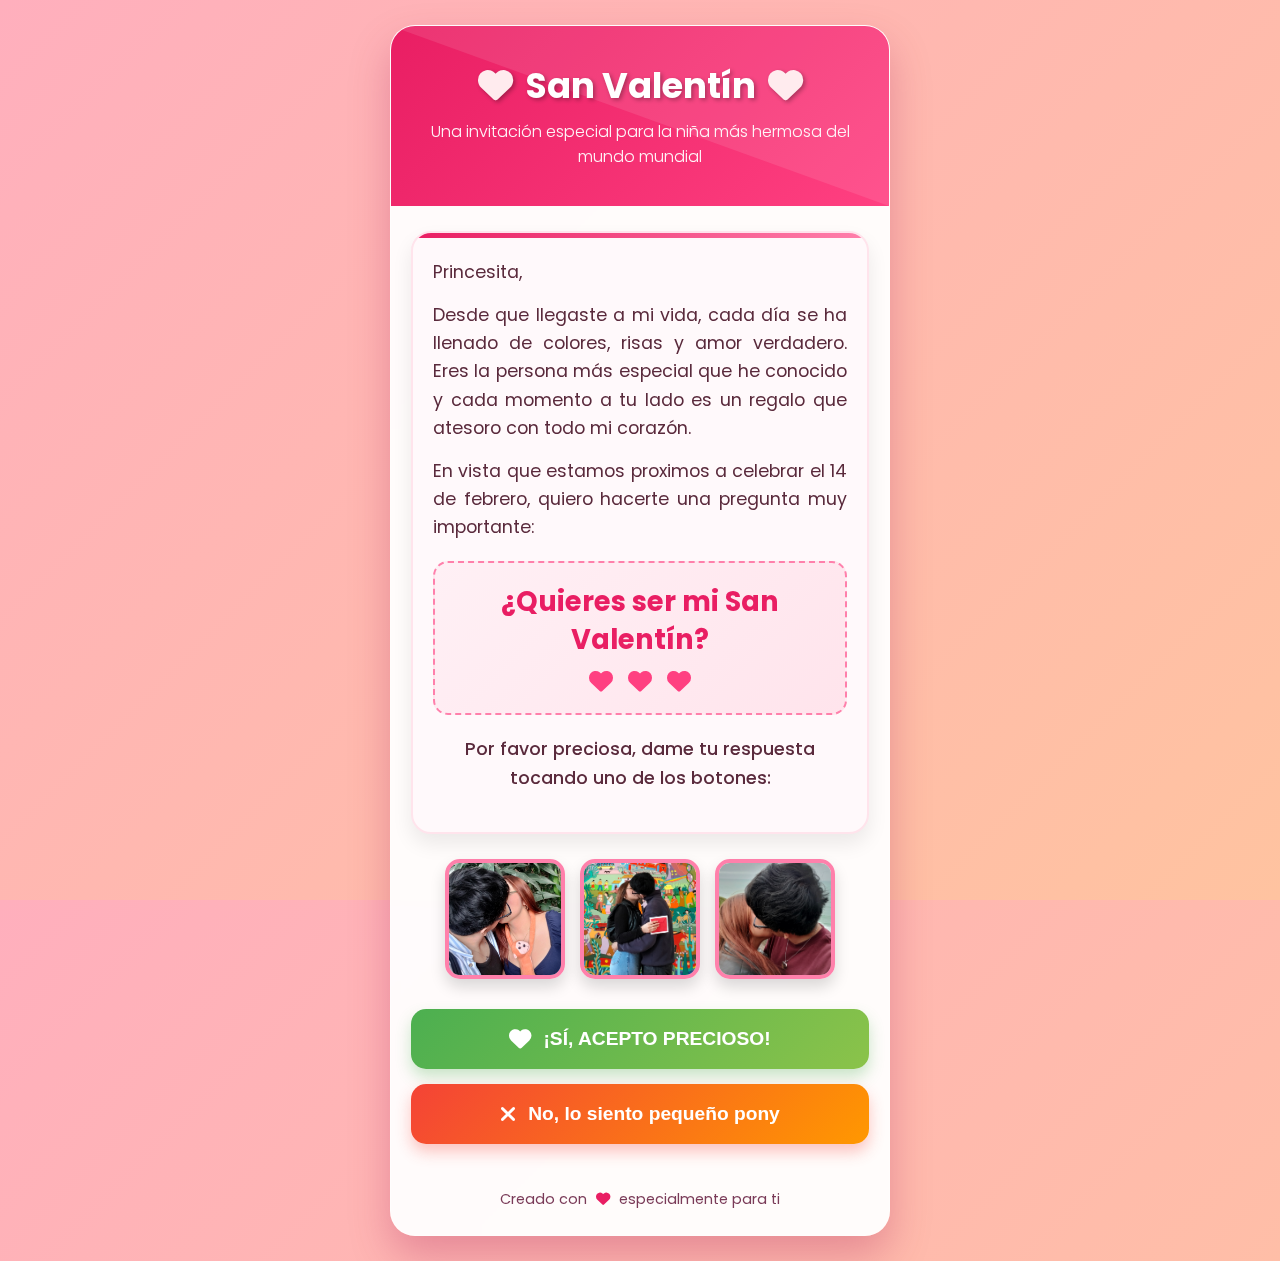
<file: index.html>
<!DOCTYPE html>
<html lang="es">
<head>
    <meta charset="UTF-8">
    <meta name="viewport" content="width=device-width, initial-scale=1.0, maximum-scale=1.0, user-scalable=no">
    <title>Para mi pequeñita</title>
    <link rel="icon" href="photos/co.png" type="image/x-icon">
    <link rel="stylesheet" href="https://cdnjs.cloudflare.com/ajax/libs/font-awesome/6.4.0/css/all.min.css">
    <link rel="stylesheet" href="styles.css">
    <link rel="preconnect" href="https://fonts.googleapis.com">
    <link rel="preconnect" href="https://fonts.gstatic.com" crossorigin>    
    <link href="https://fonts.googleapis.com/css2?family=Dancing+Script:wght@400;700&family=Poppins:wght@300;400;500;600&display=swap" rel="stylesheet">
</head>
<body>
    <div class="hearts-container" id="heartsContainer"></div>
    
    <div class="container">
        <div class="header">
            <div class="header-content">
                <h1><i class="fas fa-heart heart"></i> San Valentín <i class="fas fa-heart heart"></i></h1>
                <p>Una invitación especial para la niña más hermosa del mundo mundial</p>
            </div>
        </div>
        
        <div class="content">
            <div class="message-card" id="message">
                <div class="message-content">
                    <p>Princesita,</p>
                    <p>Desde que llegaste a mi vida, cada día se ha llenado de colores, risas y amor verdadero. Eres la persona más especial que he conocido y cada momento a tu lado es un regalo que atesoro con todo mi corazón.</p>
                    <p>En vista que estamos proximos a celebrar el 14 de febrero, quiero hacerte una pregunta muy importante:</p>
                    
                    <div class="question-box">
                        <h2>¿Quieres ser mi San Valentín?</h2>
                        <div class="heart-decoration">
                            <i class="fas fa-heart"></i>
                            <i class="fas fa-heart"></i>
                            <i class="fas fa-heart"></i>
                        </div>
                    </div>
                    <p class="instruction">Por favor preciosa, dame tu respuesta tocando uno de los botones:</p>
                </div>
            </div>
            
            <div class="photos-container">
                <div class="photo-frame">
                    <div class="photo-inner">
                        <img src="photos/1.jpg" alt="Corazones">
                        <div class="photo-overlay">❤️</div>
                    </div>
                </div>
                <div class="photo-frame">
                    <div class="photo-inner">
                        <img src="photos/2.jpg" alt="Flores románticas">
                        <div class="photo-overlay">💖</div>
                    </div>
                </div>
                <div class="photo-frame">
                    <div class="photo-inner">
                        <img src="photos/3.jpg" alt="Pareja feliz">
                        <div class="photo-overlay">😊</div>
                    </div>
                </div>
            </div>
            
            <div class="buttons-container">
                <button id="yesBtn" class="btn yes-btn">
                    <i class="fas fa-heart"></i>
                    <span>¡SÍ, ACEPTO PRECIOSO!</span>
                </button>
                <button id="noBtn" class="btn no-btn">
                    <i class="fas fa-times"></i>
                    <span>No, lo siento pequeño pony</span>
                </button>
            </div>
            
            <div class="response-message hidden" id="responseMessage"></div>
        </div>
        
        <div class="footer">
            <p>Creado con <i class="fas fa-heart heart-icon"></i> especialmente para ti</p>
        </div>
    </div>

    <script src="script.js"></script>
</body>
</html>
</file>
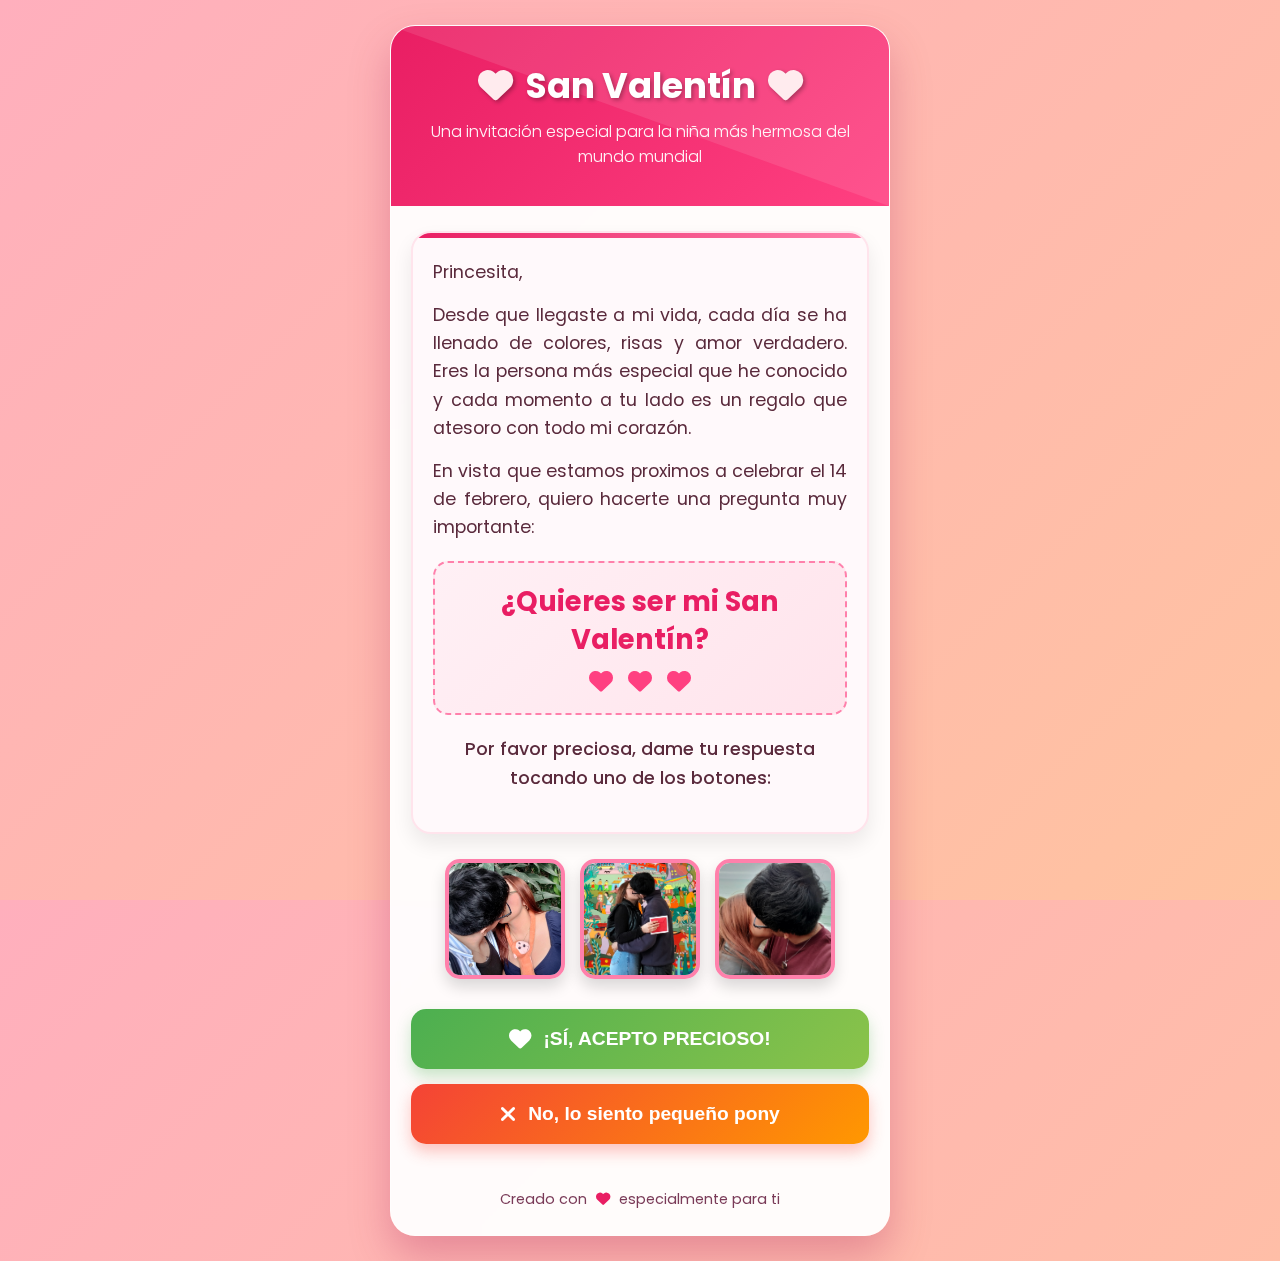
<file: Valentine/index.html>
<!DOCTYPE html>
<html lang="es">
<head>
    <meta charset="UTF-8">
    <meta name="viewport" content="width=device-width, initial-scale=1.0, maximum-scale=1.0, user-scalable=no">
    <title>Para mi pequeñita</title>
    <link rel="stylesheet" href="https://cdnjs.cloudflare.com/ajax/libs/font-awesome/6.4.0/css/all.min.css">
    <link rel="stylesheet" href="styles.css">
    <link rel="preconnect" href="https://fonts.googleapis.com">
    <link rel="preconnect" href="https://fonts.gstatic.com" crossorigin>    
    <link href="https://fonts.googleapis.com/css2?family=Dancing+Script:wght@400;700&family=Poppins:wght@300;400;500;600&display=swap" rel="stylesheet">
</head>
<body>
    <div class="hearts-container" id="heartsContainer"></div>
    
    <div class="container">
        <div class="header">
            <div class="header-content">
                <h1><i class="fas fa-heart heart"></i> San Valentín <i class="fas fa-heart heart"></i></h1>
                <p>Una invitación especial para la niña más hermosa del mundo mundial</p>
            </div>
        </div>
        
        <div class="content">
            <div class="message-card" id="message">
                <div class="message-content">
                    <p>Princesita,</p>
                    <p>Desde que llegaste a mi vida, cada día se ha llenado de colores, risas y amor verdadero. Eres la persona más especial que he conocido y cada momento a tu lado es un regalo que atesoro con todo mi corazón.</p>
                    <p>En vista que estamos proximos a celebrar el 14 de febrero, quiero hacerte una pregunta muy importante:</p>
                    
                    <div class="question-box">
                        <h2>¿Quieres ser mi San Valentín?</h2>
                        <div class="heart-decoration">
                            <i class="fas fa-heart"></i>
                            <i class="fas fa-heart"></i>
                            <i class="fas fa-heart"></i>
                        </div>
                    </div>
                    <p class="instruction">Por favor preciosa, dame tu respuesta tocando uno de los botones:</p>
                </div>
            </div>
            
            <div class="photos-container">
                <div class="photo-frame">
                    <div class="photo-inner">
                        <img src="photos/1.jpg" alt="Corazones">
                        <div class="photo-overlay">❤️</div>
                    </div>
                </div>
                <div class="photo-frame">
                    <div class="photo-inner">
                        <img src="photos/2.jpg" alt="Flores románticas">
                        <div class="photo-overlay">💖</div>
                    </div>
                </div>
                <div class="photo-frame">
                    <div class="photo-inner">
                        <img src="photos/3.jpg" alt="Pareja feliz">
                        <div class="photo-overlay">😊</div>
                    </div>
                </div>
            </div>
            
            <div class="buttons-container">
                <button id="yesBtn" class="btn yes-btn">
                    <i class="fas fa-heart"></i>
                    <span>¡SÍ, ACEPTO PRECIOSO!</span>
                </button>
                <button id="noBtn" class="btn no-btn">
                    <i class="fas fa-times"></i>
                    <span>No, lo siento pequeño pony</span>
                </button>
            </div>
            
            <div class="response-message hidden" id="responseMessage"></div>
        </div>
        
        <div class="footer">
            <p>Creado con <i class="fas fa-heart heart-icon"></i> especialmente para ti</p>
        </div>
    </div>

    <script src="script.js"></script>
</body>
</html>
</file>
<file: styles.css>
/* ===== RESET Y CONFIGURACIÓN GENERAL ===== */
* {
    margin: 0;
    padding: 0;
    box-sizing: border-box;
}

html {
    font-size: 16px;
    height: 100%;
    -webkit-text-size-adjust: 100%;
    -ms-text-size-adjust: 100%;
}

body {
    font-family: 'Poppins', sans-serif;
    background: linear-gradient(135deg, #ffafbd 0%, #ffc3a0 100%);
    min-height: 100vh;
    display: flex;
    flex-direction: column;
    justify-content: center;
    align-items: center;
    padding: 15px;
    color: #5a2a3c;
    overflow-x: hidden;
    position: relative;
    -webkit-tap-highlight-color: transparent;
    -webkit-font-smoothing: antialiased;
    -moz-osx-font-smoothing: grayscale;
}

/* ===== CONTENEDOR PRINCIPAL ===== */
.container {
    width: 100%;
    max-width: 500px;
    background-color: rgba(255, 255, 255, 0.95);
    border-radius: 25px;
    box-shadow: 0 20px 40px rgba(154, 0, 70, 0.25);
    overflow: hidden;
    position: relative;
    padding-bottom: 25px;
    margin: 10px 0;
    backdrop-filter: blur(5px);
    border: 1px solid rgba(255, 255, 255, 0.3);
}

/* ===== ENCABEZADO ===== */
.header {
    background: linear-gradient(135deg, #e91e63 0%, #ff4081 100%);
    padding: 25px 20px;
    text-align: center;
    color: white;
    position: relative;
    overflow: hidden;
    min-height: 180px;
    display: flex;
    align-items: center;
    justify-content: center;
}

.header::before {
    content: '';
    position: absolute;
    top: 0;
    left: 0;
    right: 0;
    bottom: 0;
    background: url('data:image/svg+xml,<svg xmlns="http://www.w3.org/2000/svg" viewBox="0 0 100 100" preserveAspectRatio="none"><path d="M0,0 L100,0 L100,100 Z" fill="rgba(255,255,255,0.1)"/></svg>');
    background-size: cover;
}

.header-content {
    position: relative;
    z-index: 2;
    width: 100%;
}

.header h1 {
    font-size: 1.8rem;
    margin-bottom: 10px;
    text-shadow: 2px 2px 4px rgba(0, 0, 0, 0.3);
    font-weight: 700;
    line-height: 1.3;
    padding: 0 10px;
}

.header p {
    font-size: 1rem;
    opacity: 0.95;
    font-weight: 300;
}

/* ===== CORAZONES ANIMADOS ===== */
.heart {
    color: #ffebee;
    animation: heartbeat 1.5s ease-in-out infinite;
    display: inline-block;
    margin: 0 5px;
    transition: transform 0.3s;
}

@keyframes heartbeat {
    0%, 100% { 
        transform: scale(1); 
    }
    50% { 
        transform: scale(1.3); 
    }
}

/* ===== CONTENIDO PRINCIPAL ===== */
.content {
    padding: 25px 20px;
    text-align: center;
}

/* ===== TARJETA DE MENSAJE ===== */
.message-card {
    background-color: #fff9fb;
    padding: 25px 20px;
    border-radius: 20px;
    box-shadow: 0 10px 20px rgba(0, 0, 0, 0.08);
    margin-bottom: 25px;
    border: 2px solid #ffe4ec;
    position: relative;
    overflow: hidden;
}

.message-card::before {
    content: '';
    position: absolute;
    top: 0;
    left: 0;
    width: 100%;
    height: 5px;
    background: linear-gradient(to right, #e91e63, #ff80ab);
}

.message-content {
    position: relative;
    z-index: 1;
}

.saludo {
    font-family: 'Dancing Script', cursive;
    font-size: 1.8rem;
    color: #e91e63;
    margin-bottom: 15px;
    font-weight: 700;
}

.message-card p {
    font-size: 1rem;
    line-height: 1.6;
    margin-bottom: 15px;
    color: #5a2a3c;
    text-align: justify;
}

.question-box {
    background: linear-gradient(135deg, #fff0f5 0%, #ffe4ec 100%);
    padding: 20px 15px;
    border-radius: 15px;
    margin: 20px 0;
    border: 2px dashed #ff80ab;
    position: relative;
}

.question-box h2 {
    font-size: 1.5rem;
    color: #e91e63;
    margin-bottom: 10px;
    font-weight: 700;
    line-height: 1.4;
}

.heart-decoration {
    display: flex;
    justify-content: center;
    gap: 15px;
    margin-top: 10px;
}

.heart-decoration i {
    color: #ff4081;
    font-size: 1.5rem;
    animation: float 3s ease-in-out infinite;
}

.heart-decoration i:nth-child(2) {
    animation-delay: 0.5s;
}

.heart-decoration i:nth-child(3) {
    animation-delay: 1s;
}

@keyframes float {
    0%, 100% { transform: translateY(0); }
    50% { transform: translateY(-10px); }
}

.instruction {
    font-size: 1.1rem;
    font-weight: 500;
    color: #ff4081;
    margin-top: 15px;
    text-align: center !important;
}

/* ===== CONTENEDOR DE FOTOS ===== */
.photos-container {
    display: flex;
    justify-content: center;
    gap: 15px;
    margin: 25px 0;
    flex-wrap: wrap;
}

.photo-frame {
    width: 100px;
    height: 100px;
    border-radius: 15px;
    overflow: hidden;
    border: 4px solid #ff80ab;
    box-shadow: 0 8px 15px rgba(0, 0, 0, 0.15);
    transition: transform 0.3s, box-shadow 0.3s;
}

.photo-frame:active {
    transform: scale(0.95);
}

.photo-inner {
    width: 100%;
    height: 100%;
    position: relative;
}

.photo-frame img {
    width: 100%;
    height: 100%;
    object-fit: cover;
    transition: transform 0.5s;
}

.photo-overlay {
    position: absolute;
    top: 0;
    left: 0;
    width: 100%;
    height: 100%;
    background: rgba(233, 30, 99, 0.2);
    display: flex;
    align-items: center;
    justify-content: center;
    font-size: 2rem;
    opacity: 0;
    transition: opacity 0.3s;
}

.photo-frame:hover .photo-overlay,
.photo-frame:active .photo-overlay {
    opacity: 1;
}

.photo-frame:hover img {
    transform: scale(1.1);
}

/* ===== BOTONES ===== */
.buttons-container {
    display: flex;
    flex-direction: column;
    gap: 15px;
    margin-top: 30px;
    width: 100%;
}

.btn {
    padding: 18px 25px;
    font-size: 1.2rem;
    border: none;
    border-radius: 15px;
    cursor: pointer;
    transition: all 0.3s;
    font-weight: 600;
    width: 100%;
    display: flex;
    align-items: center;
    justify-content: center;
    gap: 12px;
    position: relative;
    overflow: hidden;
    min-height: 60px;
    touch-action: manipulation;
}

.btn::after {
    content: '';
    position: absolute;
    top: 50%;
    left: 50%;
    width: 5px;
    height: 5px;
    background: rgba(255, 255, 255, 0.5);
    opacity: 0;
    border-radius: 100%;
    transform: scale(1, 1) translate(-50%);
    transform-origin: 50% 50%;
}

.btn:active::after {
    animation: ripple 1s ease-out;
}

@keyframes ripple {
    0% {
        transform: scale(0, 0);
        opacity: 0.5;
    }
    100% {
        transform: scale(20, 20);
        opacity: 0;
    }
}

.yes-btn {
    background: linear-gradient(135deg, #4CAF50 0%, #8BC34A 100%);
    color: white;
    box-shadow: 0 8px 15px rgba(76, 175, 80, 0.3);
}

.yes-btn:active {
    transform: translateY(5px);
    box-shadow: 0 4px 8px rgba(76, 175, 80, 0.3);
}

.no-btn {
    background: linear-gradient(135deg, #f44336 0%, #FF9800 100%);
    color: white;
    box-shadow: 0 8px 15px rgba(244, 67, 54, 0.3);
}

.no-btn:active {
    transform: translateY(5px);
    box-shadow: 0 4px 8px rgba(244, 67, 54, 0.3);
}

.btn i {
    font-size: 1.4rem;
}

/* ===== MENSAJE DE RESPUESTA ===== */
.hidden {
    display: none !important;
}

.response-message {
    margin-top: 30px;
    font-size: 1.5rem;
    color: #e91e63;
    font-weight: 700;
    padding: 25px 20px;
    border-radius: 20px;
    background-color: #fff9fb;
    animation: fadeInUp 0.8s ease-out;
    border: 3px solid #ffccd5;
    text-align: center;
    line-height: 1.5;
}

.response-message p {
    margin-bottom: 15px;
}

.response-message i {
    margin: 0 8px;
}

@keyframes fadeInUp {
    from {
        opacity: 0;
        transform: translateY(30px);
    }
    to {
        opacity: 1;
        transform: translateY(0);
    }
}

/* ===== CORAZONES FLOTANTES ===== */
.hearts-container {
    position: fixed;
    width: 100%;
    height: 100%;
    pointer-events: none;
    z-index: 1;
    top: 0;
    left: 0;
}

.heart-particle {
    position: absolute;
    color: #ff4081;
    font-size: 24px;
    opacity: 0;
    animation: floatUp 5s linear infinite;
    pointer-events: none;
    z-index: 1;
}

@keyframes floatUp {
    0% {
        transform: translateY(100vh) rotate(0deg);
        opacity: 0;
    }
    10% {
        opacity: 0.8;
    }
    90% {
        opacity: 0.8;
    }
    100% {
        transform: translateY(-100px) rotate(360deg);
        opacity: 0;
    }
}

/* ===== PIE DE PÁGINA ===== */
.footer {
    margin-top: 20px;
    text-align: center;
    font-size: 0.9rem;
    color: #7a3b58;
    padding: 0 20px;
}

.heart-icon {
    color: #e91e63;
    animation: heartbeat 1.5s infinite;
    margin: 0 5px;
}


/* ===== MEDIA QUERIES PARA DIFERENTES TAMAÑOS DE PANTALLA ===== */


@media (min-width: 481px) and (max-width: 768px) {
    .container {
        max-width: 450px;
    }
    
    .header h1 {
        font-size: 2rem;
    }
    
    .buttons-container {
        flex-direction: row;
    }
    
    .btn {
        width: calc(50% - 10px);
    }
    
    .photo-frame {
        width: 110px;
        height: 110px;
    }
}


@media (min-width: 769px) {
    .container {
        max-width: 500px;
    }
    
    .header h1 {
        font-size: 2.2rem;
    }
    
    .message-card p {
        font-size: 1.1rem;
    }
    
    .question-box h2 {
        font-size: 1.7rem;
    }
    
    .photo-frame {
        width: 120px;
        height: 120px;
    }
}


@media (max-width: 360px) {
    .container {
        padding-bottom: 20px;
    }
    
    .header {
        padding: 20px 15px;
        min-height: 160px;
    }
    
    .header h1 {
        font-size: 1.6rem;
    }
    
    .message-card {
        padding: 20px 15px;
    }
    
    .saludo {
        font-size: 1.6rem;
    }
    
    .question-box h2 {
        font-size: 1.3rem;
    }
    
    .photo-frame {
        width: 90px;
        height: 90px;
    }
    
    .btn {
        padding: 16px 20px;
        font-size: 1.1rem;
        min-height: 55px;
    }
    
    .response-message {
        font-size: 1.3rem;
        padding: 20px 15px;
    }
}


@media (max-height: 600px) and (orientation: landscape) {
    body {
        padding: 10px;
    }
    
    .container {
        max-width: 90%;
        margin: 5px 0;
    }
    
    .header {
        min-height: 140px;
        padding: 15px;
    }
    
    .content {
        padding: 15px;
    }
    
    .photos-container {
        margin: 15px 0;
    }
    
    .photo-frame {
        width: 80px;
        height: 80px;
    }
    
    .buttons-container {
        margin-top: 20px;
        flex-direction: row;
    }
    
    .btn {
        width: calc(50% - 10px);
        padding: 12px 15px;
        min-height: 50px;
    }
}


@media screen and (max-width: 768px) {
    input, select, textarea {
        font-size: 16px;
    }
}


@supports (padding: max(0px)) {
    body {
        padding-left: max(15px, env(safe-area-inset-left));
        padding-right: max(15px, env(safe-area-inset-right));
        padding-top: max(15px, env(safe-area-inset-top));
        padding-bottom: max(15px, env(safe-area-inset-bottom));
    }
}
</file>
<file: Valentine/styles.css>
/* ===== RESET Y CONFIGURACIÓN GENERAL ===== */
* {
    margin: 0;
    padding: 0;
    box-sizing: border-box;
}

html {
    font-size: 16px;
    height: 100%;
    -webkit-text-size-adjust: 100%;
    -ms-text-size-adjust: 100%;
}

body {
    font-family: 'Poppins', sans-serif;
    background: linear-gradient(135deg, #ffafbd 0%, #ffc3a0 100%);
    min-height: 100vh;
    display: flex;
    flex-direction: column;
    justify-content: center;
    align-items: center;
    padding: 15px;
    color: #5a2a3c;
    overflow-x: hidden;
    position: relative;
    -webkit-tap-highlight-color: transparent;
    -webkit-font-smoothing: antialiased;
    -moz-osx-font-smoothing: grayscale;
}

/* ===== CONTENEDOR PRINCIPAL ===== */
.container {
    width: 100%;
    max-width: 500px;
    background-color: rgba(255, 255, 255, 0.95);
    border-radius: 25px;
    box-shadow: 0 20px 40px rgba(154, 0, 70, 0.25);
    overflow: hidden;
    position: relative;
    padding-bottom: 25px;
    margin: 10px 0;
    backdrop-filter: blur(5px);
    border: 1px solid rgba(255, 255, 255, 0.3);
}

/* ===== ENCABEZADO ===== */
.header {
    background: linear-gradient(135deg, #e91e63 0%, #ff4081 100%);
    padding: 25px 20px;
    text-align: center;
    color: white;
    position: relative;
    overflow: hidden;
    min-height: 180px;
    display: flex;
    align-items: center;
    justify-content: center;
}

.header::before {
    content: '';
    position: absolute;
    top: 0;
    left: 0;
    right: 0;
    bottom: 0;
    background: url('data:image/svg+xml,<svg xmlns="http://www.w3.org/2000/svg" viewBox="0 0 100 100" preserveAspectRatio="none"><path d="M0,0 L100,0 L100,100 Z" fill="rgba(255,255,255,0.1)"/></svg>');
    background-size: cover;
}

.header-content {
    position: relative;
    z-index: 2;
    width: 100%;
}

.header h1 {
    font-size: 1.8rem;
    margin-bottom: 10px;
    text-shadow: 2px 2px 4px rgba(0, 0, 0, 0.3);
    font-weight: 700;
    line-height: 1.3;
    padding: 0 10px;
}

.header p {
    font-size: 1rem;
    opacity: 0.95;
    font-weight: 300;
}

/* ===== CORAZONES ANIMADOS ===== */
.heart {
    color: #ffebee;
    animation: heartbeat 1.5s ease-in-out infinite;
    display: inline-block;
    margin: 0 5px;
    transition: transform 0.3s;
}

@keyframes heartbeat {
    0%, 100% { 
        transform: scale(1); 
    }
    50% { 
        transform: scale(1.3); 
    }
}

/* ===== CONTENIDO PRINCIPAL ===== */
.content {
    padding: 25px 20px;
    text-align: center;
}

/* ===== TARJETA DE MENSAJE ===== */
.message-card {
    background-color: #fff9fb;
    padding: 25px 20px;
    border-radius: 20px;
    box-shadow: 0 10px 20px rgba(0, 0, 0, 0.08);
    margin-bottom: 25px;
    border: 2px solid #ffe4ec;
    position: relative;
    overflow: hidden;
}

.message-card::before {
    content: '';
    position: absolute;
    top: 0;
    left: 0;
    width: 100%;
    height: 5px;
    background: linear-gradient(to right, #e91e63, #ff80ab);
}

.message-content {
    position: relative;
    z-index: 1;
}

.saludo {
    font-family: 'Dancing Script', cursive;
    font-size: 1.8rem;
    color: #e91e63;
    margin-bottom: 15px;
    font-weight: 700;
}

.message-card p {
    font-size: 1rem;
    line-height: 1.6;
    margin-bottom: 15px;
    color: #5a2a3c;
    text-align: justify;
}

.question-box {
    background: linear-gradient(135deg, #fff0f5 0%, #ffe4ec 100%);
    padding: 20px 15px;
    border-radius: 15px;
    margin: 20px 0;
    border: 2px dashed #ff80ab;
    position: relative;
}

.question-box h2 {
    font-size: 1.5rem;
    color: #e91e63;
    margin-bottom: 10px;
    font-weight: 700;
    line-height: 1.4;
}

.heart-decoration {
    display: flex;
    justify-content: center;
    gap: 15px;
    margin-top: 10px;
}

.heart-decoration i {
    color: #ff4081;
    font-size: 1.5rem;
    animation: float 3s ease-in-out infinite;
}

.heart-decoration i:nth-child(2) {
    animation-delay: 0.5s;
}

.heart-decoration i:nth-child(3) {
    animation-delay: 1s;
}

@keyframes float {
    0%, 100% { transform: translateY(0); }
    50% { transform: translateY(-10px); }
}

.instruction {
    font-size: 1.1rem;
    font-weight: 500;
    color: #ff4081;
    margin-top: 15px;
    text-align: center !important;
}

/* ===== CONTENEDOR DE FOTOS ===== */
.photos-container {
    display: flex;
    justify-content: center;
    gap: 15px;
    margin: 25px 0;
    flex-wrap: wrap;
}

.photo-frame {
    width: 100px;
    height: 100px;
    border-radius: 15px;
    overflow: hidden;
    border: 4px solid #ff80ab;
    box-shadow: 0 8px 15px rgba(0, 0, 0, 0.15);
    transition: transform 0.3s, box-shadow 0.3s;
}

.photo-frame:active {
    transform: scale(0.95);
}

.photo-inner {
    width: 100%;
    height: 100%;
    position: relative;
}

.photo-frame img {
    width: 100%;
    height: 100%;
    object-fit: cover;
    transition: transform 0.5s;
}

.photo-overlay {
    position: absolute;
    top: 0;
    left: 0;
    width: 100%;
    height: 100%;
    background: rgba(233, 30, 99, 0.2);
    display: flex;
    align-items: center;
    justify-content: center;
    font-size: 2rem;
    opacity: 0;
    transition: opacity 0.3s;
}

.photo-frame:hover .photo-overlay,
.photo-frame:active .photo-overlay {
    opacity: 1;
}

.photo-frame:hover img {
    transform: scale(1.1);
}

/* ===== BOTONES ===== */
.buttons-container {
    display: flex;
    flex-direction: column;
    gap: 15px;
    margin-top: 30px;
    width: 100%;
}

.btn {
    padding: 18px 25px;
    font-size: 1.2rem;
    border: none;
    border-radius: 15px;
    cursor: pointer;
    transition: all 0.3s;
    font-weight: 600;
    width: 100%;
    display: flex;
    align-items: center;
    justify-content: center;
    gap: 12px;
    position: relative;
    overflow: hidden;
    min-height: 60px;
    touch-action: manipulation;
}

.btn::after {
    content: '';
    position: absolute;
    top: 50%;
    left: 50%;
    width: 5px;
    height: 5px;
    background: rgba(255, 255, 255, 0.5);
    opacity: 0;
    border-radius: 100%;
    transform: scale(1, 1) translate(-50%);
    transform-origin: 50% 50%;
}

.btn:active::after {
    animation: ripple 1s ease-out;
}

@keyframes ripple {
    0% {
        transform: scale(0, 0);
        opacity: 0.5;
    }
    100% {
        transform: scale(20, 20);
        opacity: 0;
    }
}

.yes-btn {
    background: linear-gradient(135deg, #4CAF50 0%, #8BC34A 100%);
    color: white;
    box-shadow: 0 8px 15px rgba(76, 175, 80, 0.3);
}

.yes-btn:active {
    transform: translateY(5px);
    box-shadow: 0 4px 8px rgba(76, 175, 80, 0.3);
}

.no-btn {
    background: linear-gradient(135deg, #f44336 0%, #FF9800 100%);
    color: white;
    box-shadow: 0 8px 15px rgba(244, 67, 54, 0.3);
}

.no-btn:active {
    transform: translateY(5px);
    box-shadow: 0 4px 8px rgba(244, 67, 54, 0.3);
}

.btn i {
    font-size: 1.4rem;
}

/* ===== MENSAJE DE RESPUESTA ===== */
.hidden {
    display: none !important;
}

.response-message {
    margin-top: 30px;
    font-size: 1.5rem;
    color: #e91e63;
    font-weight: 700;
    padding: 25px 20px;
    border-radius: 20px;
    background-color: #fff9fb;
    animation: fadeInUp 0.8s ease-out;
    border: 3px solid #ffccd5;
    text-align: center;
    line-height: 1.5;
}

.response-message p {
    margin-bottom: 15px;
}

.response-message i {
    margin: 0 8px;
}

@keyframes fadeInUp {
    from {
        opacity: 0;
        transform: translateY(30px);
    }
    to {
        opacity: 1;
        transform: translateY(0);
    }
}

/* ===== CORAZONES FLOTANTES ===== */
.hearts-container {
    position: fixed;
    width: 100%;
    height: 100%;
    pointer-events: none;
    z-index: 1;
    top: 0;
    left: 0;
}

.heart-particle {
    position: absolute;
    color: #ff4081;
    font-size: 24px;
    opacity: 0;
    animation: floatUp 5s linear infinite;
    pointer-events: none;
    z-index: 1;
}

@keyframes floatUp {
    0% {
        transform: translateY(100vh) rotate(0deg);
        opacity: 0;
    }
    10% {
        opacity: 0.8;
    }
    90% {
        opacity: 0.8;
    }
    100% {
        transform: translateY(-100px) rotate(360deg);
        opacity: 0;
    }
}

/* ===== PIE DE PÁGINA ===== */
.footer {
    margin-top: 20px;
    text-align: center;
    font-size: 0.9rem;
    color: #7a3b58;
    padding: 0 20px;
}

.heart-icon {
    color: #e91e63;
    animation: heartbeat 1.5s infinite;
    margin: 0 5px;
}


/* ===== MEDIA QUERIES PARA DIFERENTES TAMAÑOS DE PANTALLA ===== */


@media (min-width: 481px) and (max-width: 768px) {
    .container {
        max-width: 450px;
    }
    
    .header h1 {
        font-size: 2rem;
    }
    
    .buttons-container {
        flex-direction: row;
    }
    
    .btn {
        width: calc(50% - 10px);
    }
    
    .photo-frame {
        width: 110px;
        height: 110px;
    }
}


@media (min-width: 769px) {
    .container {
        max-width: 500px;
    }
    
    .header h1 {
        font-size: 2.2rem;
    }
    
    .message-card p {
        font-size: 1.1rem;
    }
    
    .question-box h2 {
        font-size: 1.7rem;
    }
    
    .photo-frame {
        width: 120px;
        height: 120px;
    }
}


@media (max-width: 360px) {
    .container {
        padding-bottom: 20px;
    }
    
    .header {
        padding: 20px 15px;
        min-height: 160px;
    }
    
    .header h1 {
        font-size: 1.6rem;
    }
    
    .message-card {
        padding: 20px 15px;
    }
    
    .saludo {
        font-size: 1.6rem;
    }
    
    .question-box h2 {
        font-size: 1.3rem;
    }
    
    .photo-frame {
        width: 90px;
        height: 90px;
    }
    
    .btn {
        padding: 16px 20px;
        font-size: 1.1rem;
        min-height: 55px;
    }
    
    .response-message {
        font-size: 1.3rem;
        padding: 20px 15px;
    }
}


@media (max-height: 600px) and (orientation: landscape) {
    body {
        padding: 10px;
    }
    
    .container {
        max-width: 90%;
        margin: 5px 0;
    }
    
    .header {
        min-height: 140px;
        padding: 15px;
    }
    
    .content {
        padding: 15px;
    }
    
    .photos-container {
        margin: 15px 0;
    }
    
    .photo-frame {
        width: 80px;
        height: 80px;
    }
    
    .buttons-container {
        margin-top: 20px;
        flex-direction: row;
    }
    
    .btn {
        width: calc(50% - 10px);
        padding: 12px 15px;
        min-height: 50px;
    }
}


@media screen and (max-width: 768px) {
    input, select, textarea {
        font-size: 16px;
    }
}


@supports (padding: max(0px)) {
    body {
        padding-left: max(15px, env(safe-area-inset-left));
        padding-right: max(15px, env(safe-area-inset-right));
        padding-top: max(15px, env(safe-area-inset-top));
        padding-bottom: max(15px, env(safe-area-inset-bottom));
    }
}
</file>
